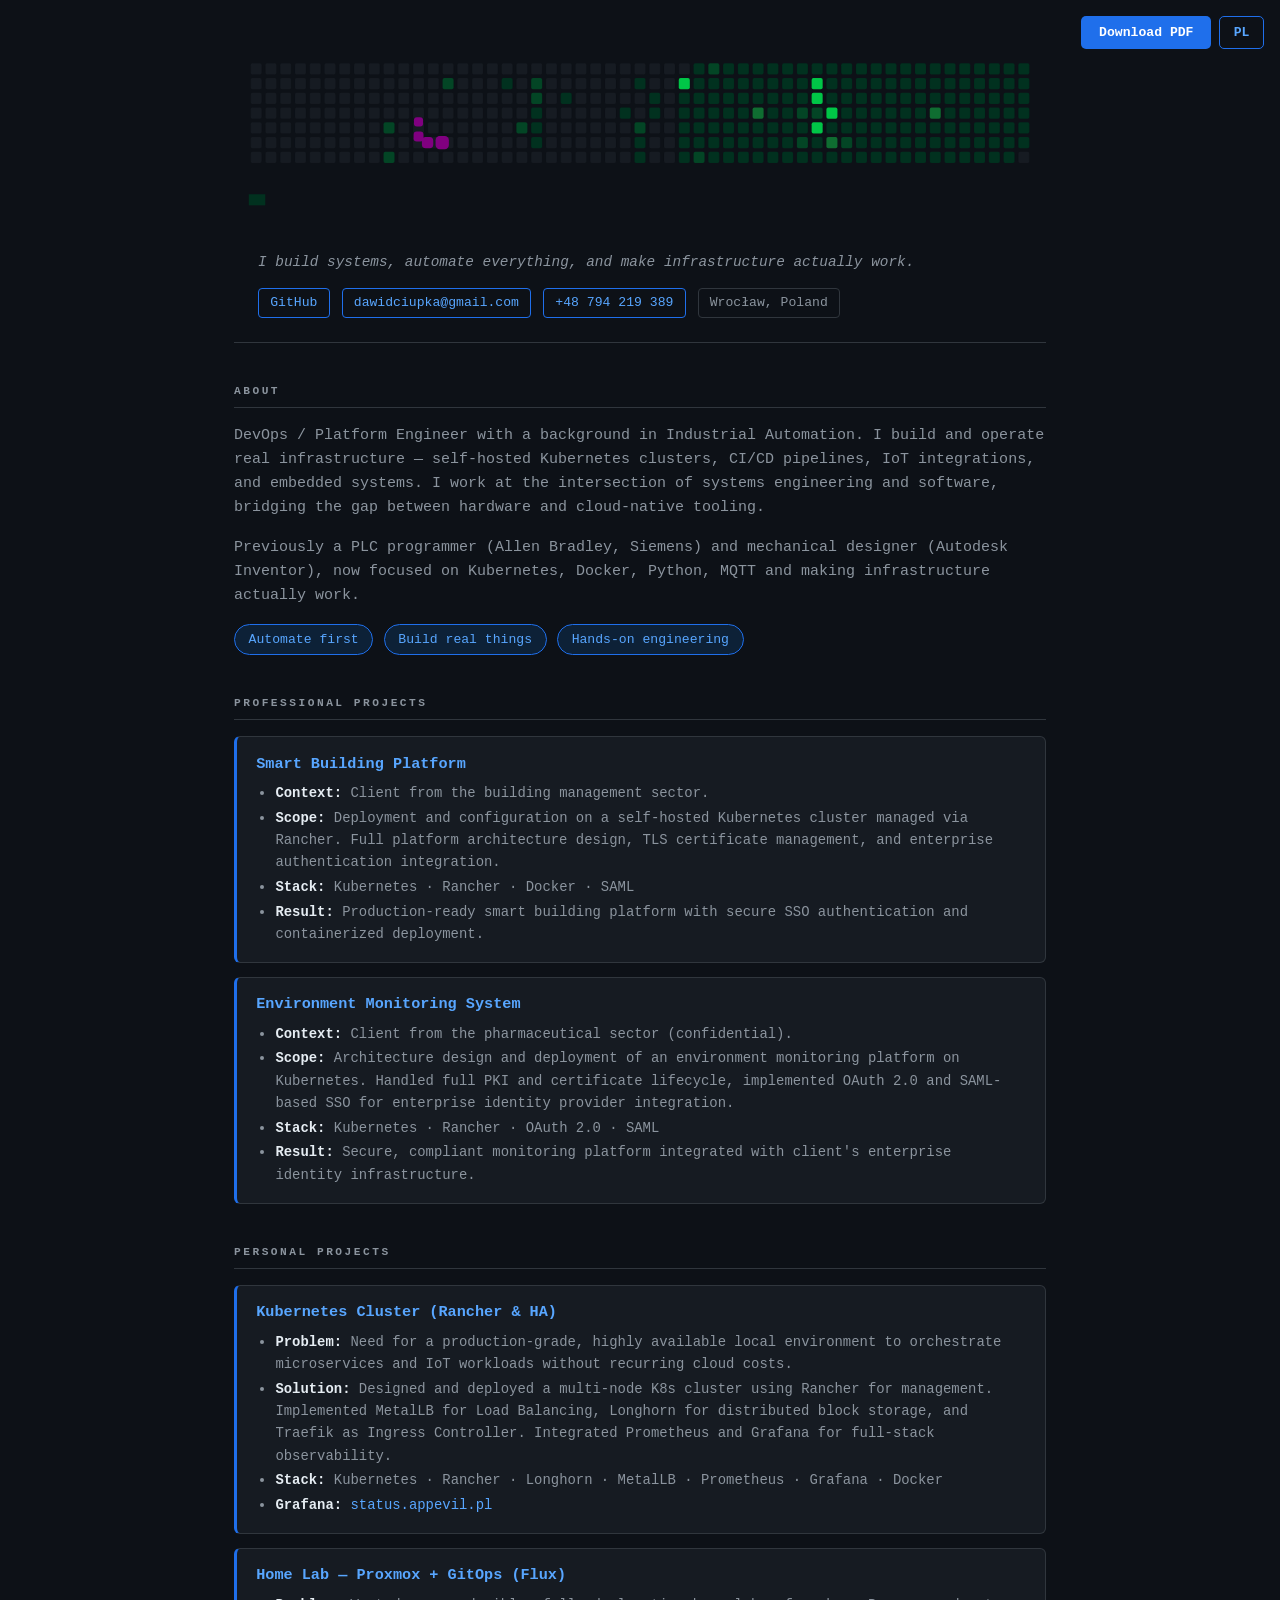
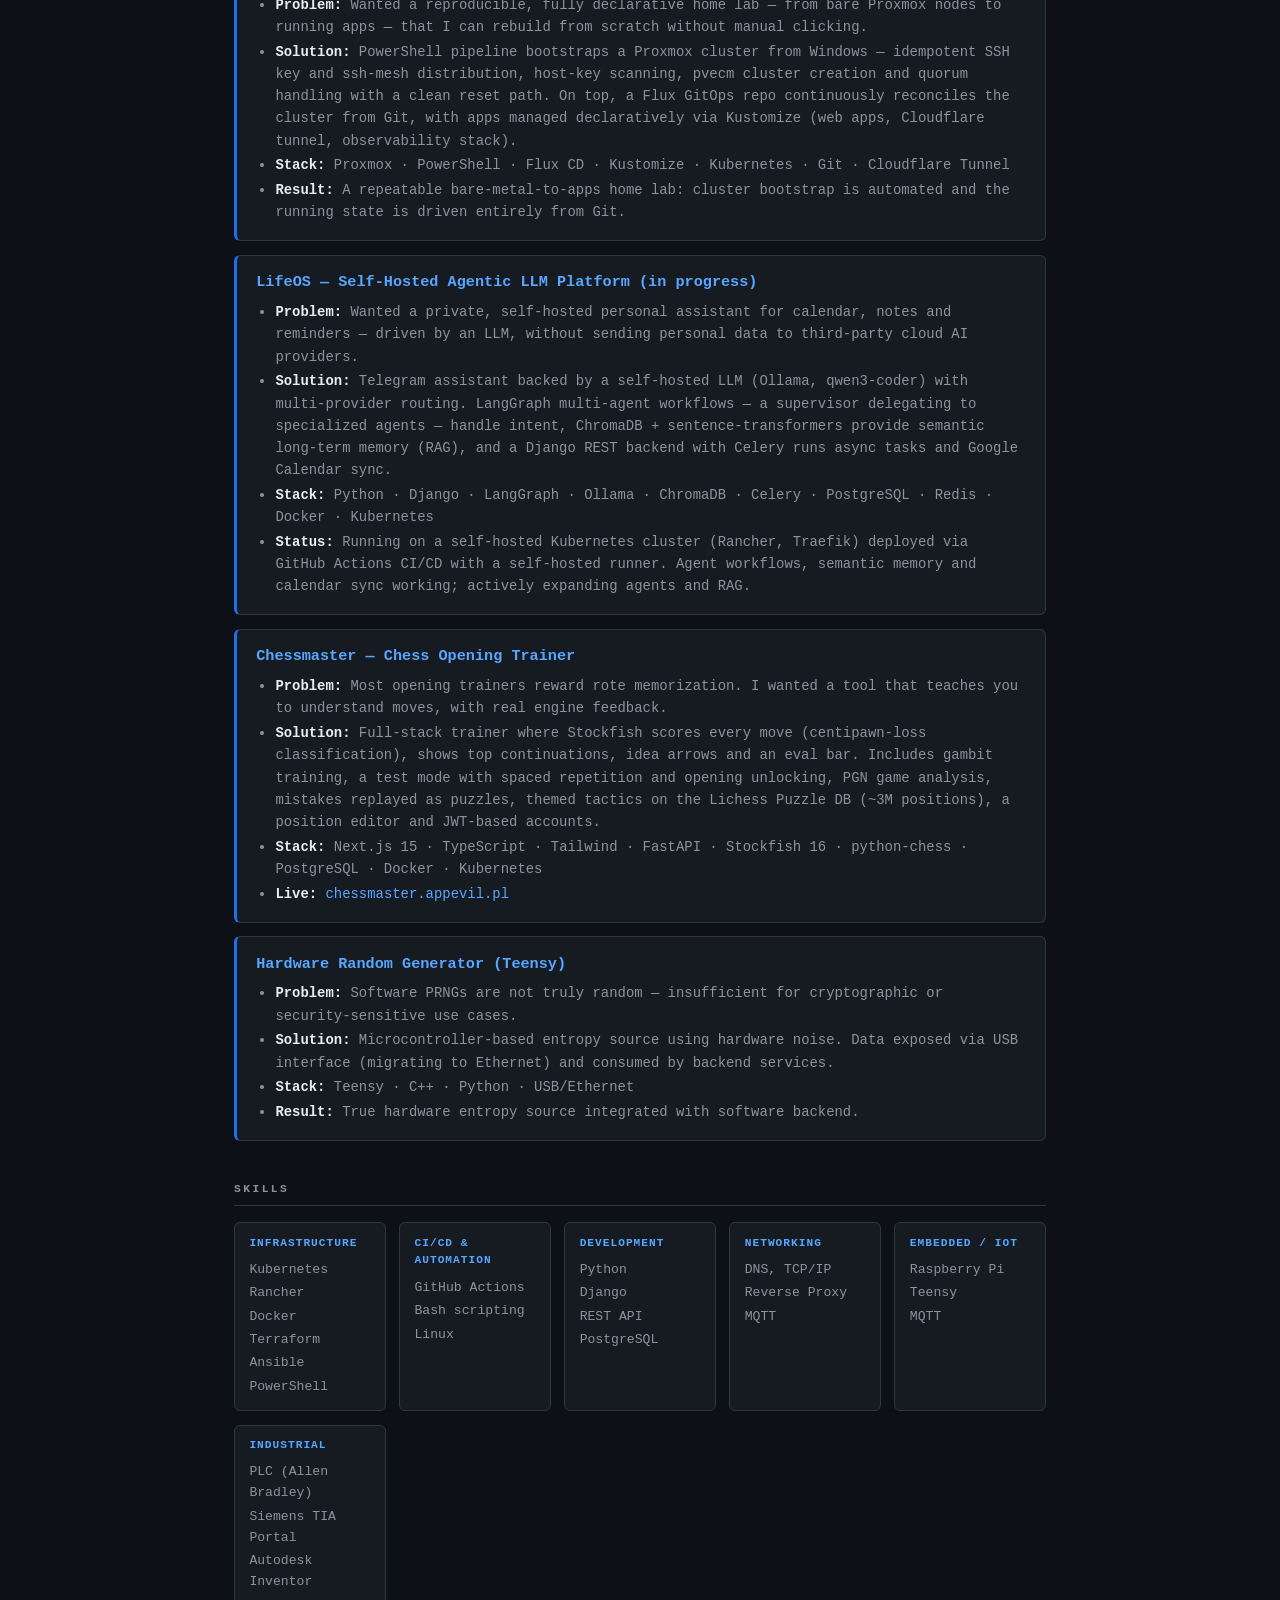
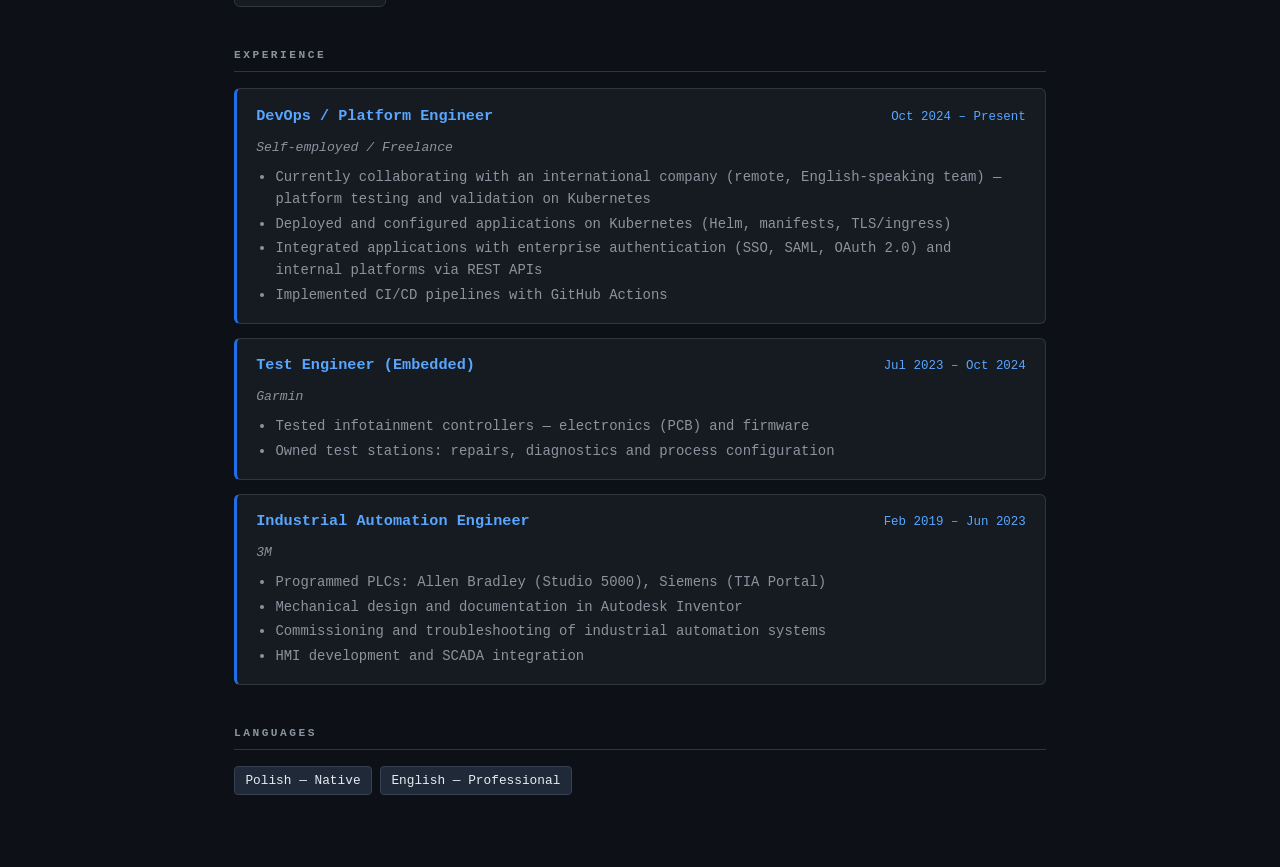
<file: index.html>
<!DOCTYPE html>
<html lang="en">
<head>
  <meta charset="UTF-8" />
  <meta name="viewport" content="width=device-width, initial-scale=1.0" />
  <meta name="description" content="Dawid Ciupka — DevOps / Platform Engineer. Kubernetes, Docker, CI/CD, Python, MQTT, IoT." />
  <title>Dawid Ciupka — DevOps / Platform Engineer</title>
  <link rel="stylesheet" href="style.css" />
</head>
<body>

  <div class="print-page-margin"></div>

  <div class="top-controls">
    <button class="print-btn" onclick="window.print()">Download PDF</button>
    <button class="lang-btn" id="langToggle">PL</button>
  </div>

  <!-- Everything below is generated from content.js by render.js.
       To change the CV text, edit content.js — not this file. -->
  <div class="container">
    <div class="snake-banner">
      <img src="snake.svg" alt="GitHub contribution activity" />
    </div>

    <div id="cv"></div>
  </div>

  <script src="https://platform.linkedin.com/badges/js/profile.js" async defer type="text/javascript"></script>
  <script src="content.js"></script>
  <script src="render.js"></script>

</body>
</html>
</file>
<file: style.css>
* {
  box-sizing: border-box;
  margin: 0;
  padding: 0;
}

:root {
  --bg: #0d1117;
  --surface: #161b22;
  --border: #30363d;
  --accent: #58a6ff;
  --accent-muted: #1f6feb;
  --text: #e6edf3;
  --text-muted: #8b949e;
  --tag-bg: #1f2937;
  --tag-border: #374151;
}

body {
  background: var(--bg);
  color: var(--text);
  font-family: -apple-system, BlinkMacSystemFont, "Segoe UI", Roboto, monospace;
  font-size: 15px;
  line-height: 1.6;
  padding: 0;
}

/* Snake banner */
.snake-banner {
  margin-bottom: 2rem;
  line-height: 0;
  border-radius: 8px;
  overflow: hidden;
}

.snake-banner img {
  width: 100%;
  display: block;
}

.container {
  max-width: 860px;
  margin: 0 auto;
  padding: 2rem 1.5rem;
}

/* Header */
header {
  border-bottom: 1px solid var(--border);
  padding-bottom: 1.5rem;
  margin-bottom: 2.5rem;
}

.header-main {
  display: flex;
  flex-direction: column;
  gap: 0;
}

.header-text {
  display: flex;
  align-items: center;
  gap: 1.5rem;
}

.header-text {
  flex: 1;
  min-width: 0;
}

.header-badge {
  flex-shrink: 0;
}

.header-info {
  flex: 1;
  min-width: 0;
}

.header-photo {
  flex-shrink: 0;
}

.header-photo img {
  width: 90px;
  height: 90px;
  border-radius: 50%;
  object-fit: cover;
  border: 2px solid var(--border);
  display: block;
}

header h1 {
  font-size: 2.2rem;
  font-weight: 700;
  color: var(--text);
  letter-spacing: -0.5px;
  line-height: 1.2;
}

.title {
  font-size: 0.8rem;
  color: var(--accent);
  margin-top: 0.3rem;
  font-weight: 600;
  text-transform: uppercase;
  letter-spacing: 2px;
}

.tagline {
  color: var(--text-muted);
  margin-top: 0.6rem;
  font-size: 0.9rem;
  font-style: italic;
}

.contact {
  margin-top: 0.9rem;
  display: flex;
  gap: 0.75rem;
  flex-wrap: wrap;
}

.contact a {
  color: var(--accent);
  text-decoration: none;
  font-size: 0.82rem;
  border: 1px solid var(--accent-muted);
  padding: 0.2rem 0.7rem;
  border-radius: 4px;
  transition: background 0.15s;
}

.contact a:hover {
  background: var(--accent-muted);
  color: #fff;
}

.contact-location {
  color: var(--text-muted);
  font-size: 0.82rem;
  border: 1px solid var(--border);
  padding: 0.2rem 0.7rem;
  border-radius: 4px;
}

/* Sections */
section {
  margin-bottom: 2.5rem;
}

section h2 {
  font-size: 0.7rem;
  text-transform: uppercase;
  letter-spacing: 2.5px;
  color: var(--text-muted);
  margin-bottom: 1rem;
  border-bottom: 1px solid var(--border);
  padding-bottom: 0.4rem;
}

section p {
  color: var(--text-muted);
  margin-bottom: 1rem;
}

/* Tag list */
.tag-list {
  list-style: none;
  display: flex;
  flex-wrap: wrap;
  gap: 0.5rem;
  margin-top: 0.5rem;
}

.tag-list li {
  background: var(--tag-bg);
  border: 1px solid var(--tag-border);
  padding: 0.2rem 0.65rem;
  border-radius: 4px;
  font-size: 0.8rem;
  color: var(--text);
}

/* Projects & Experience cards */
.project {
  background: var(--surface);
  border: 1px solid var(--border);
  border-left: 3px solid var(--accent-muted);
  border-radius: 6px;
  padding: 0.9rem 1.2rem;
  margin-bottom: 0.85rem;
}

.project h3 {
  font-size: 0.95rem;
  color: var(--accent);
  margin-bottom: 0.4rem;
}

.project ul {
  padding-left: 1.2rem;
  color: var(--text-muted);
  font-size: 0.87rem;
}

.project ul li {
  margin-bottom: 0.15rem;
}

.project ul li strong {
  color: var(--text);
}

.project a {
  color: var(--accent);
  text-decoration: none;
  word-break: break-word;
}

.project a:hover {
  text-decoration: underline;
}

/* Experience header (role + date) */
.exp-header {
  display: flex;
  justify-content: space-between;
  align-items: baseline;
  gap: 1rem;
  margin-bottom: 0.15rem;
}

.exp-date {
  font-size: 0.78rem;
  color: var(--accent);
  white-space: nowrap;
  font-weight: 500;
}

.exp-company {
  font-size: 0.82rem;
  color: var(--text-muted);
  margin-bottom: 0.5rem !important;
  font-style: italic;
}

/* Skills grid */
.skills-grid {
  display: grid;
  grid-template-columns: repeat(auto-fill, minmax(150px, 1fr));
  gap: 0.85rem;
}

.skill-group {
  background: var(--surface);
  border: 1px solid var(--border);
  border-radius: 6px;
  padding: 0.7rem 0.9rem;
}

.skill-group h4 {
  font-size: 0.7rem;
  text-transform: uppercase;
  letter-spacing: 1px;
  color: var(--accent);
  margin-bottom: 0.4rem;
}

.skill-group ul {
  list-style: none;
  font-size: 0.82rem;
  color: var(--text-muted);
}

.skill-group ul li {
  margin-bottom: 0.15rem;
}

/* Mindset */
.mindset-items {
  display: flex;
  flex-wrap: wrap;
  gap: 0.65rem;
}

.mindset-items span {
  background: #0d2137;
  border: 1px solid var(--accent-muted);
  color: var(--accent);
  padding: 0.25rem 0.85rem;
  border-radius: 20px;
  font-size: 0.82rem;
  font-weight: 500;
}

/* Screen/print visibility helpers */
.print-only {
  display: none;
}

.screen-only {
  display: block;
}

.header-text.screen-only {
  display: flex;
}

.print-page-margin {
  display: none;
}

/* Top controls (Download + Lang toggle) */
.top-controls {
  position: fixed;
  top: 1rem;
  right: 1rem;
  display: flex;
  gap: 0.5rem;
  z-index: 100;
}

.print-btn {
  background: var(--accent-muted);
  color: #fff;
  text-decoration: none;
  padding: 0.5rem 1.1rem;
  border-radius: 5px;
  font-size: 0.82rem;
  font-weight: 600;
  transition: background 0.15s;
  border: none;
  cursor: pointer;
  font-family: inherit;
}

.print-btn:hover {
  background: var(--accent);
}

.lang-btn {
  background: transparent;
  color: var(--accent);
  border: 1px solid var(--accent-muted);
  padding: 0.5rem 0.85rem;
  border-radius: 5px;
  font-size: 0.82rem;
  font-weight: 600;
  cursor: pointer;
  transition: background 0.15s, color 0.15s;
  font-family: inherit;
}

.lang-btn:hover {
  background: var(--accent-muted);
  color: #fff;
}

/* Responsive */
@media (max-width: 640px) {
  header h1 {
    font-size: 1.6rem;
  }

  .header-main {
    flex-direction: column-reverse;
  }

  .header-photo img {
    width: 70px;
    height: 70px;
  }

  .skills-grid {
    grid-template-columns: 1fr 1fr;
  }

  .exp-header {
    flex-direction: column;
    gap: 0.1rem;
  }
}

/* Print / PDF */
@media print {
  @page {
    margin: 1.5cm 2cm;
    size: A4;
  }

  * {
    -webkit-print-color-adjust: exact;
    print-color-adjust: exact;
  }

  body {
    background: #fff;
    color: #111;
    font-size: 10.5pt;
    line-height: 1.5;
    padding: 0;
  }

  .top-controls,
  .snake-banner {
    display: none;
  }

  .print-only {
    display: block;
  }

  .screen-only,
  .header-text.screen-only {
    display: none !important;
  }

  .container {
    max-width: 100%;
    padding: 0;
  }

  header {
    border-bottom: 2px solid #111;
    padding-bottom: 0.8rem;
    margin-bottom: 1.2rem;
  }

  .header-photo img {
    width: 70px;
    height: 70px;
  }

  header h1 {
    font-size: 22pt;
    color: #111;
  }

  .title {
    font-size: 9pt;
    color: #444;
    letter-spacing: 2px;
  }

  .tagline {
    color: #555;
    font-size: 10pt;
    margin-top: 0.3rem;
  }

  .contact {
    margin-top: 0.5rem;
    gap: 1.5rem;
  }

  .contact a {
    border: none;
    padding: 0;
    color: #1a56db;
    font-size: 9.5pt;
  }


  section {
    margin-bottom: 1.2rem;
  }

  section h2 {
    font-size: 7.5pt;
    letter-spacing: 2.5px;
    color: #555;
    border-bottom: 1px solid #ccc;
    padding-bottom: 0.25rem;
    margin-bottom: 0.7rem;
  }

  section p {
    color: #333;
    font-size: 10pt;
    margin-bottom: 0.5rem;
  }

  .tag-list {
    gap: 0.35rem;
  }

  .tag-list li {
    background: #f3f4f6;
    border: 1px solid #d1d5db;
    color: #111;
    font-size: 8.5pt;
    padding: 0.1rem 0.5rem;
    border-radius: 3px;
  }

  .project {
    background: none;
    border: none;
    border-left: 3px solid #1a56db;
    border-radius: 0;
    padding: 0.1rem 0 0.1rem 0.75rem;
    margin-bottom: 0.65rem;
    break-inside: avoid;
  }

  .project h3 {
    font-size: 10.5pt;
    color: #111;
    margin-bottom: 0.2rem;
  }

  .project ul {
    color: #444;
    font-size: 9.5pt;
    padding-left: 1rem;
  }

  .project ul li {
    margin-bottom: 0.1rem;
  }

  .project ul li strong {
    color: #111;
  }

  .project a {
    color: #1a56db;
    text-decoration: none;
  }

  .exp-date {
    color: #444;
  }

  .exp-company {
    color: #555 !important;
  }

  .skills-grid {
    grid-template-columns: repeat(5, 1fr);
    gap: 0.5rem;
  }

  .skill-group {
    background: #f8f9fa;
    border: 1px solid #e2e4e8;
    border-radius: 3px;
    padding: 0.4rem 0.6rem;
    break-inside: avoid;
  }

  .skill-group h4 {
    font-size: 7.5pt;
    color: #1a56db;
    margin-bottom: 0.3rem;
  }

  .skill-group ul {
    font-size: 8.5pt;
    color: #333;
  }

  .mindset-items {
    gap: 0.4rem;
  }

  .mindset-items span {
    background: #f0f4ff;
    border: 1px solid #c7d7fd;
    color: #1a56db;
    font-size: 8.5pt;
    padding: 0.2rem 0.6rem;
  }
}
</file>
